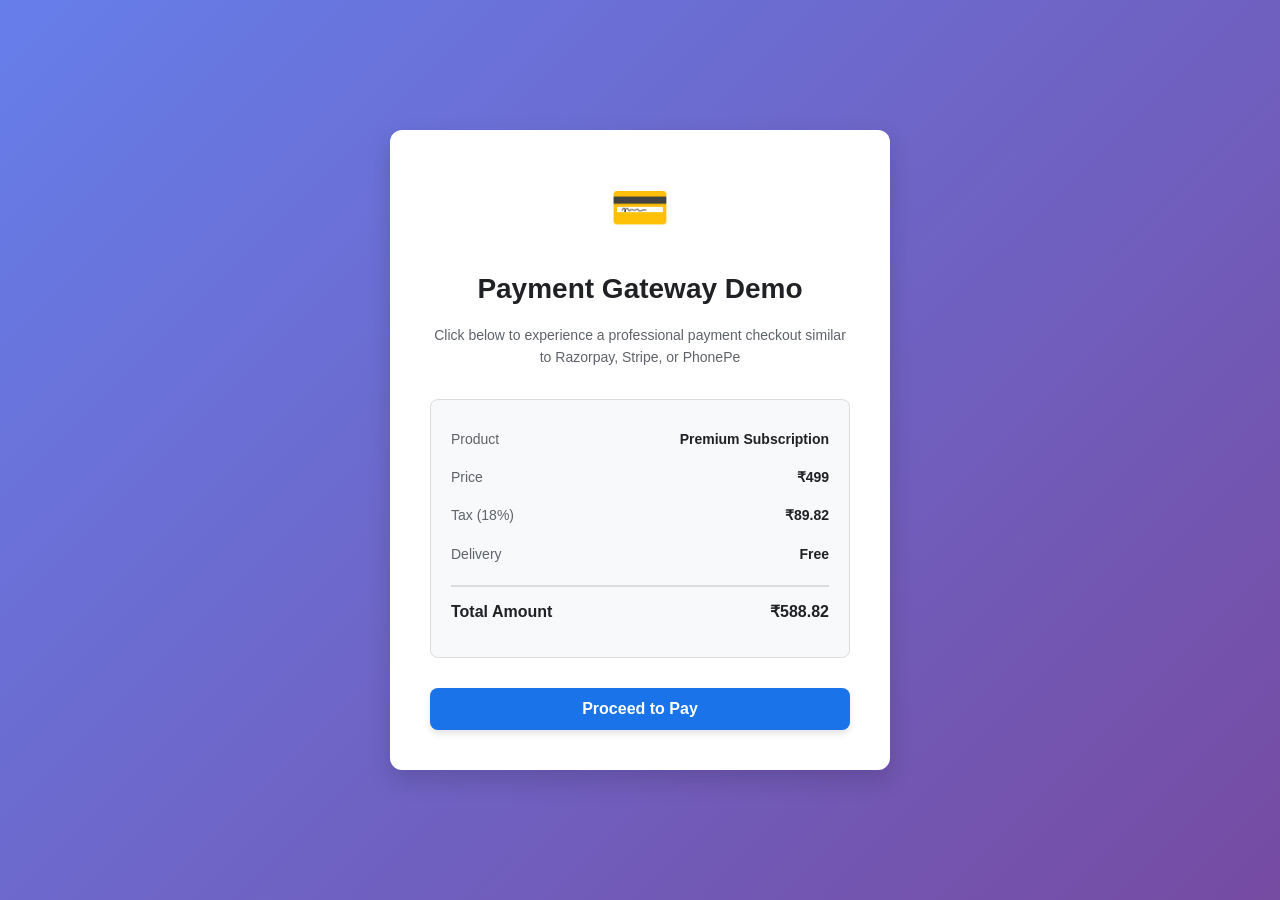
<file: poyment gateway/index.html>
<!DOCTYPE html>
<html lang="en">
<head>
    <meta charset="UTF-8">
    <meta name="viewport" content="width=device-width, initial-scale=1.0">
    <title>Payment Gateway - Professional Checkout</title>
    
    <!-- CSS Files -->
    <link rel="stylesheet" href="css/style.css">
    <link rel="stylesheet" href="css/modal.css">
    <link rel="stylesheet" href="css/animation.css">
    
    <!-- Favicon -->
    <link rel="icon" type="image/svg+xml" href="data:image/svg+xml,<svg xmlns='http://www.w3.org/2000/svg' viewBox='0 0 100 100'><text y='.9em' font-size='90'>💳</text></svg>">
</head>
<body>
    <!-- Demo Page -->
    <div class="demo-container">
        <div class="demo-content">
            <div class="demo-logo">💳</div>
            <h1>Payment Gateway Demo</h1>
            <p>Click below to experience a professional payment checkout similar to Razorpay, Stripe, or PhonePe</p>
            
            <div class="order-summary">
                <div class="order-item">
                    <span>Product</span>
                    <strong>Premium Subscription</strong>
                </div>
                <div class="order-item">
                    <span>Price</span>
                    <strong>₹499</strong>
                </div>
                <div class="order-item">
                    <span>Tax (18%)</span>
                    <strong>₹89.82</strong>
                </div>
                <div class="order-item">
                    <span>Delivery</span>
                    <strong>Free</strong>
                </div>
                <div class="order-total">
                    <span>Total Amount</span>
                    <strong>₹588.82</strong>
                </div>
            </div>

            <button id="proceedBtn" class="proceed-btn">Proceed to Pay</button>
        </div>
    </div>

    <!-- Payment Gateway Modal (Hidden by default) -->
    <div id="paymentModal" class="payment-modal hidden">
        <!-- Overlay -->
        <div class="modal-overlay"></div>

        <!-- Modal Content -->
        <div class="modal-content">
            <!-- Header -->
            <div class="modal-header">
                <div class="merchant-info">
                    <h2 id="merchantName">TasteTrial</h2>
                </div>
                <button class="close-btn" id="closeBtn">
                    <svg width="24" height="24" viewBox="0 0 24 24" fill="none" stroke="currentColor" stroke-width="2">
                        <line x1="18" y1="6" x2="6" y2="18"></line>
                        <line x1="6" y1="6" x2="18" y2="18"></line>
                    </svg>
                </button>
            </div>

            <!-- Order Details -->
            <div class="order-details">
                <div class="detail-row">
                    <span>Order ID:</span>
                    <strong id="orderId">ORD-XXXX</strong>
                </div>
                <div class="detail-row">
                    <span>Customer:</span>
                    <strong id="customerName">Loading...</strong>
                </div>
                <div class="detail-row">
                    <span>Amount:</span>
                    <strong id="totalAmount">₹0</strong>
                </div>
            </div>

            <!-- Payment Tabs -->
            <div class="payment-tabs">
                <button class="tab-btn active" data-tab="upi">
                    <span class="tab-icon">📱</span> UPI
                </button>
                <button class="tab-btn" data-tab="card">
                    <span class="tab-icon">💳</span> Card
                </button>
                <button class="tab-btn" data-tab="wallet">
                    <span class="tab-icon">👛</span> Wallet
                </button>
                <button class="tab-btn" data-tab="netbanking">
                    <span class="tab-icon">🏦</span> Net Banking
                </button>
                <button class="tab-btn" data-tab="cod">
                    <span class="tab-icon">📦</span> Cash on Delivery
                </button>
            </div>

            <!-- Tab Contents -->
            <div class="tab-content">
                <!-- UPI Tab -->
                <div id="upi" class="tab-pane active">
                    <h3>Select UPI App</h3>
                    <div class="upi-apps">
                        <button class="upi-app" data-upi="googlepay">
                            <img src="data:image/svg+xml,%3Csvg xmlns='http://www.w3.org/2000/svg' viewBox='0 0 100 100'%3E%3Crect width='100' height='100' fill='%234285F4'/%3E%3Ctext x='50' y='60' font-size='40' fill='white' text-anchor='middle'%3EG%3C/text%3E%3C/svg%3E" alt="Google Pay" class="upi-logo">
                            Google Pay
                        </button>
                        <button class="upi-app" data-upi="phonepe">
                            <img src="data:image/svg+xml,%3Csvg xmlns='http://www.w3.org/2000/svg' viewBox='0 0 100 100'%3E%3Crect width='100' height='100' fill='%235267FA'/%3E%3Ctext x='50' y='60' font-size='40' fill='white' text-anchor='middle'%3EP%3C/text%3E%3C/svg%3E" alt="PhonePe" class="upi-logo">
                            PhonePe
                        </button>
                        <button class="upi-app" data-upi="paytm">
                            <img src="data:image/svg+xml,%3Csvg xmlns='http://www.w3.org/2000/svg' viewBox='0 0 100 100'%3E%3Crect width='100' height='100' fill='%230073E6'/%3E%3Ctext x='50' y='60' font-size='40' fill='white' text-anchor='middle'%3EP%3C/text%3E%3C/svg%3E" alt="Paytm" class="upi-logo">
                            Paytm
                        </button>
                        <button class="upi-app" data-upi="bhim">
                            <img src="data:image/svg+xml,%3Csvg xmlns='http://www.w3.org/2000/svg' viewBox='0 0 100 100'%3E%3Crect width='100' height='100' fill='%238B5CF6'/%3E%3Ctext x='50' y='60' font-size='40' fill='white' text-anchor='middle'%3EB%3C/text%3E%3C/svg%3E" alt="BHIM" class="upi-logo">
                            BHIM
                        </button>
                        <button class="upi-app" data-upi="amazon">
                            <img src="data:image/svg+xml,%3Csvg xmlns='http://www.w3.org/2000/svg' viewBox='0 0 100 100'%3E%3Crect width='100' height='100' fill='%23FF9500'/%3E%3Ctext x='50' y='60' font-size='40' fill='white' text-anchor='middle'%3EA%3C/text%3E%3C/svg%3E" alt="Amazon Pay" class="upi-logo">
                            Amazon Pay
                        </button>
                    </div>

                    <div class="form-group">
                        <label>Enter UPI ID</label>
                        <input type="text" id="upiId" class="form-input" placeholder="abc@oksbi">
                        <small>Example: abc@ybl, abc@paytm, abc@oksbi</small>
                    </div>

                    <div class="button-group">
                        <button id="verifyUpiBtn" class="btn btn-secondary">Verify UPI</button>
                        <button id="upiPayBtn" class="btn btn-primary">Pay Now</button>
                    </div>

                    <div id="upiVerification" class="verification-status hidden">
                        <div class="verification-check">✓</div>
                        <p id="upiVerifyMsg">Verified Successfully</p>
                    </div>
                </div>

                <!-- Card Tab -->
                <div id="card" class="tab-pane">
                    <div class="card-preview">
                        <div class="card-display">
                            <div class="card-chip">
                                <svg width="48" height="48" viewBox="0 0 48 48" fill="none">
                                    <rect width="48" height="48" rx="4" fill="#FFB81C"/>
                                    <circle cx="15" cy="16" r="6" fill="#FF5F00"/>
                                    <circle cx="33" cy="16" r="6" fill="#EB001B"/>
                                </svg>
                            </div>
                            <div class="card-number" id="cardNumberDisplay">•••• •••• •••• ••••</div>
                            <div class="card-holder" id="cardHolderDisplay">CARDHOLDER NAME</div>
                            <div class="card-expiry" id="cardExpiryDisplay">MM/YY</div>
                            <div class="card-icon" id="cardIconDisplay">💳</div>
                        </div>
                    </div>

                    <div class="form-group">
                        <label>Card Number</label>
                        <input type="text" id="cardNumber" class="form-input" placeholder="1234 5678 9012 3456" maxlength="19">
                    </div>

                    <div class="form-group">
                        <label>Cardholder Name</label>
                        <input type="text" id="cardHolder" class="form-input" placeholder="Your Name">
                    </div>

                    <div class="form-row">
                        <div class="form-group">
                            <label>Expiry Date</label>
                            <input type="text" id="cardExpiry" class="form-input" placeholder="MM/YY" maxlength="5">
                        </div>
                        <div class="form-group">
                            <label>CVV</label>
                            <input type="text" id="cardCvv" class="form-input" placeholder="123" maxlength="3">
                        </div>
                    </div>

                    <button id="cardPayBtn" class="btn btn-primary">Pay Now</button>
                </div>

                <!-- Wallet Tab -->
                <div id="wallet" class="tab-pane">
                    <h3>Choose Wallet</h3>
                    <div class="wallet-options">
                        <button class="wallet-option" data-wallet="paytm">
                            <div class="wallet-icon">👛</div>
                            <div class="wallet-name">Paytm Wallet</div>
                        </button>
                        <button class="wallet-option" data-wallet="amazon">
                            <div class="wallet-icon">🛒</div>
                            <div class="wallet-name">Amazon Pay</div>
                        </button>
                        <button class="wallet-option" data-wallet="mobikwik">
                            <div class="wallet-icon">💰</div>
                            <div class="wallet-name">Mobikwik</div>
                        </button>
                        <button class="wallet-option" data-wallet="freecharge">
                            <div class="wallet-icon">⚡</div>
                            <div class="wallet-name">Freecharge</div>
                        </button>
                    </div>
                </div>

                <!-- Net Banking Tab -->
                <div id="netbanking" class="tab-pane">
                    <h3>Select Bank</h3>
                    <div class="form-group">
                        <select id="bankSelect" class="form-input">
                            <option value="">Choose Your Bank</option>
                            <option value="sbi">State Bank of India (SBI)</option>
                            <option value="hdfc">HDFC Bank</option>
                            <option value="icici">ICICI Bank</option>
                            <option value="axis">Axis Bank</option>
                            <option value="pnb">Punjab National Bank (PNB)</option>
                            <option value="canara">Canara Bank</option>
                            <option value="bob">Bank of Baroda (BOB)</option>
                        </select>
                    </div>
                    <button id="netbankingBtn" class="btn btn-primary">Continue</button>
                </div>

                <!-- Cash on Delivery Tab -->
                <div id="cod" class="tab-pane">
                    <div class="cod-message">
                        <div class="cod-icon">📦</div>
                        <h3>Cash on Delivery</h3>
                        <p>You will pay upon delivery</p>
                        <p class="cod-note">Amount: <strong id="codAmount">₹0</strong></p>
                    </div>
                    <button id="codBtn" class="btn btn-primary">Confirm Order</button>
                </div>
            </div>

            <!-- Security Footer -->
            <div class="security-footer">
                <span class="security-icon">🔒</span>
                <span>Secure payment powered by Payment Gateway</span>
            </div>
        </div>
    </div>

    <!-- Payment Processing Modal -->
    <div id="processingModal" class="payment-modal hidden">
        <div class="modal-overlay"></div>
        <div class="processing-content">
            <div class="spinner">
                <div class="spinner-ring"></div>
            </div>
            <h3>Processing Payment</h3>
            <div class="processing-steps">
                <div class="step active">
                    <span class="step-icon">...</span>
                    <span class="step-text">Connecting to Bank</span>
                </div>
                <div class="step">
                    <span class="step-icon">...</span>
                    <span class="step-text">Authenticating</span>
                </div>
                <div class="step">
                    <span class="step-icon">...</span>
                    <span class="step-text">Processing Payment</span>
                </div>
                <div class="step">
                    <span class="step-icon">...</span>
                    <span class="step-text">Verifying</span>
                </div>
            </div>
        </div>
    </div>

    <!-- Success Modal -->
    <div id="successModal" class="payment-modal hidden">
        <div class="modal-overlay"></div>
        <div class="success-content">
            <div class="success-icon">
                <svg viewBox="0 0 24 24" fill="none" stroke="currentColor" stroke-width="2">
                    <polyline points="20 6 9 17 4 12"></polyline>
                </svg>
            </div>
            <h2>Payment Successful</h2>
            <p>Transaction Successful</p>

            <div class="receipt-details">
                <div class="receipt-row">
                    <span>Transaction ID:</span>
                    <strong id="txnId">TXN-XXXX</strong>
                </div>
                <div class="receipt-row">
                    <span>Order ID:</span>
                    <strong id="successOrderId">ORD-XXXX</strong>
                </div>
                <div class="receipt-row">
                    <span>Amount Paid:</span>
                    <strong id="successAmount">₹0</strong>
                </div>
                <div class="receipt-row">
                    <span>Date:</span>
                    <strong id="successDate">--</strong>
                </div>
                <div class="receipt-row">
                    <span>Time:</span>
                    <strong id="successTime">--:--</strong>
                </div>
            </div>

            <div class="button-group">
                <button id="downloadReceiptBtn" class="btn btn-secondary">Download Receipt</button>
                <button id="continueShoppingBtn" class="btn btn-primary">Continue Shopping</button>
            </div>
        </div>
    </div>

    <!-- Failure Modal -->
    <div id="failureModal" class="payment-modal hidden">
        <div class="modal-overlay"></div>
        <div class="failure-content">
            <div class="failure-icon">
                <svg viewBox="0 0 24 24" fill="none" stroke="currentColor" stroke-width="2">
                    <circle cx="12" cy="12" r="10"></circle>
                    <line x1="15" y1="9" x2="9" y2="15"></line>
                    <line x1="9" y1="9" x2="15" y2="15"></line>
                </svg>
            </div>
            <h2>Payment Failed</h2>
            <p>Transaction Unsuccessful</p>

            <div class="failure-reason">
                <strong>Reason:</strong>
                <p id="failureReason">Network Error</p>
            </div>

            <div class="button-group">
                <button id="retryPaymentBtn" class="btn btn-primary">Retry Payment</button>
                <button id="cancelPaymentBtn" class="btn btn-secondary">Cancel</button>
            </div>
        </div>
    </div>

    <!-- Toast Notifications -->
    <div id="toastContainer" class="toast-container"></div>

    <!-- JavaScript Files -->
    <script src="js/ui.js"></script>
    <script src="js/validation.js"></script>
    <script src="js/receipt.js"></script>
    <script src="js/payment.js"></script>
    <script src="js/app.js"></script>
</body>
</html>
</file>
<file: poyment gateway/css/style.css>
/* ============================================
   PAYMENT GATEWAY - MAIN STYLES
   ============================================ */

* {
    margin: 0;
    padding: 0;
    box-sizing: border-box;
}

:root {
    --primary-color: #1a73e8;
    --primary-dark: #1557b0;
    --success-color: #34a853;
    --danger-color: #ea4335;
    --warning-color: #fbbc04;
    --text-primary: #202124;
    --text-secondary: #5f6368;
    --border-color: #dadce0;
    --bg-light: #f8f9fa;
    --bg-white: #ffffff;
    --shadow-sm: 0 1px 2px rgba(0, 0, 0, 0.05);
    --shadow-md: 0 4px 6px rgba(0, 0, 0, 0.1);
    --shadow-lg: 0 10px 25px rgba(0, 0, 0, 0.15);
    --transition: all 0.3s ease;
}

body {
    font-family: -apple-system, BlinkMacSystemFont, 'Segoe UI', Roboto, 'Helvetica Neue', Arial, sans-serif;
    background-color: #f5f5f5;
    color: var(--text-primary);
    line-height: 1.6;
}

/* ============================================
   DEMO PAGE STYLES
   ============================================ */

.demo-container {
    min-height: 100vh;
    display: flex;
    align-items: center;
    justify-content: center;
    padding: 20px;
    background: linear-gradient(135deg, #667eea 0%, #764ba2 100%);
}

.demo-content {
    background: var(--bg-white);
    border-radius: 12px;
    padding: 40px;
    box-shadow: var(--shadow-lg);
    max-width: 500px;
    width: 100%;
    text-align: center;
}

.demo-logo {
    font-size: 48px;
    margin-bottom: 20px;
}

.demo-content h1 {
    font-size: 28px;
    margin-bottom: 12px;
    color: var(--text-primary);
}

.demo-content p {
    color: var(--text-secondary);
    margin-bottom: 30px;
    font-size: 14px;
}

.order-summary {
    background: var(--bg-light);
    border-radius: 8px;
    padding: 20px;
    margin-bottom: 30px;
    border: 1px solid var(--border-color);
}

.order-item {
    display: flex;
    justify-content: space-between;
    padding: 8px 0;
    font-size: 14px;
    color: var(--text-secondary);
}

.order-item strong {
    color: var(--text-primary);
    font-weight: 600;
}

.order-total {
    display: flex;
    justify-content: space-between;
    padding: 12px 0;
    margin-top: 12px;
    padding-top: 12px;
    border-top: 2px solid var(--border-color);
    font-weight: 600;
    color: var(--text-primary);
}

.proceed-btn {
    width: 100%;
    padding: 12px 24px;
    font-size: 16px;
    font-weight: 600;
    color: white;
    background: var(--primary-color);
    border: none;
    border-radius: 8px;
    cursor: pointer;
    transition: var(--transition);
    box-shadow: var(--shadow-md);
}

.proceed-btn:hover {
    background: var(--primary-dark);
    transform: translateY(-2px);
    box-shadow: var(--shadow-lg);
}

.proceed-btn:active {
    transform: translateY(0);
}

/* ============================================
   FORM ELEMENTS
   ============================================ */

.form-group {
    margin-bottom: 16px;
}

.form-group label {
    display: block;
    margin-bottom: 6px;
    font-size: 14px;
    font-weight: 500;
    color: var(--text-primary);
}

.form-input,
.form-input select {
    width: 100%;
    padding: 10px 12px;
    font-size: 14px;
    border: 1px solid var(--border-color);
    border-radius: 6px;
    background: white;
    color: var(--text-primary);
    transition: var(--transition);
    font-family: inherit;
}

.form-input:focus,
.form-input select:focus {
    outline: none;
    border-color: var(--primary-color);
    box-shadow: 0 0 0 3px rgba(26, 115, 232, 0.1);
}

.form-input::placeholder {
    color: var(--text-secondary);
}

.form-row {
    display: grid;
    grid-template-columns: 1fr 1fr;
    gap: 12px;
}

.form-group small {
    display: block;
    margin-top: 4px;
    color: var(--text-secondary);
    font-size: 12px;
}

/* ============================================
   BUTTONS
   ============================================ */

.btn {
    padding: 12px 24px;
    font-size: 14px;
    font-weight: 600;
    border: none;
    border-radius: 6px;
    cursor: pointer;
    transition: var(--transition);
    display: inline-block;
    text-align: center;
    font-family: inherit;
}

.btn-primary {
    background: var(--primary-color);
    color: white;
    box-shadow: var(--shadow-sm);
}

.btn-primary:hover {
    background: var(--primary-dark);
    box-shadow: var(--shadow-md);
    transform: translateY(-2px);
}

.btn-primary:active {
    transform: translateY(0);
}

.btn-primary:disabled {
    background: #ccc;
    cursor: not-allowed;
    transform: none;
}

.btn-secondary {
    background: var(--bg-light);
    color: var(--text-primary);
    border: 1px solid var(--border-color);
}

.btn-secondary:hover {
    background: white;
    border-color: var(--primary-color);
    color: var(--primary-color);
}

.button-group {
    display: grid;
    grid-template-columns: 1fr 1fr;
    gap: 12px;
    margin-top: 20px;
}

.button-group .btn {
    width: 100%;
}

/* ============================================
   RESPONSIVE DESIGN
   ============================================ */

@media (max-width: 768px) {
    .demo-content {
        padding: 24px;
    }

    .demo-content h1 {
        font-size: 22px;
    }

    .order-summary {
        padding: 16px;
    }

    .form-row {
        grid-template-columns: 1fr;
    }

    .button-group {
        grid-template-columns: 1fr;
    }
}

@media (max-width: 480px) {
    .demo-container {
        padding: 12px;
    }

    .demo-content {
        padding: 20px;
        border-radius: 8px;
    }

    .demo-logo {
        font-size: 36px;
    }

    .demo-content h1 {
        font-size: 18px;
    }

    .order-item {
        font-size: 12px;
    }

    .proceed-btn {
        padding: 10px 20px;
        font-size: 14px;
    }
}
</file>
<file: poyment gateway/css/modal.css>
/* ============================================
   PAYMENT GATEWAY - MODAL STYLES
   ============================================ */

.payment-modal {
    position: fixed;
    top: 0;
    left: 0;
    right: 0;
    bottom: 0;
    z-index: 1000;
    display: flex;
    align-items: center;
    justify-content: center;
    padding: 20px;
}

.payment-modal.hidden {
    display: none;
}

.modal-overlay {
    position: absolute;
    top: 0;
    left: 0;
    right: 0;
    bottom: 0;
    background: rgba(0, 0, 0, 0.5);
    z-index: -1;
}

/* ============================================
   MODAL CONTENT
   ============================================ */

.modal-content {
    background: white;
    border-radius: 12px;
    width: 100%;
    max-width: 500px;
    box-shadow: var(--shadow-lg);
    max-height: 90vh;
    overflow-y: auto;
    animation: slideUp 0.3s ease;
}

.modal-header {
    display: flex;
    justify-content: space-between;
    align-items: center;
    padding: 20px;
    border-bottom: 1px solid var(--border-color);
}

.merchant-info h2 {
    font-size: 18px;
    color: var(--text-primary);
    margin: 0;
}

.close-btn {
    background: none;
    border: none;
    color: var(--text-secondary);
    cursor: pointer;
    padding: 4px;
    display: flex;
    align-items: center;
    justify-content: center;
    transition: var(--transition);
    border-radius: 4px;
}

.close-btn:hover {
    background: var(--bg-light);
    color: var(--text-primary);
}

/* ============================================
   ORDER DETAILS
   ============================================ */

.order-details {
    padding: 16px 20px;
    background: var(--bg-light);
    margin: 0;
    border-bottom: 1px solid var(--border-color);
}

.detail-row {
    display: flex;
    justify-content: space-between;
    padding: 6px 0;
    font-size: 13px;
    color: var(--text-secondary);
}

.detail-row strong {
    color: var(--text-primary);
    font-weight: 600;
}

/* ============================================
   PAYMENT TABS
   ============================================ */

.payment-tabs {
    display: flex;
    gap: 4px;
    padding: 12px 20px;
    border-bottom: 1px solid var(--border-color);
    overflow-x: auto;
    -webkit-overflow-scrolling: touch;
}

.tab-btn {
    flex: 1;
    min-width: 80px;
    padding: 10px 12px;
    background: transparent;
    border: 1px solid var(--border-color);
    border-radius: 6px;
    cursor: pointer;
    font-size: 12px;
    font-weight: 500;
    color: var(--text-secondary);
    transition: var(--transition);
    display: flex;
    flex-direction: column;
    align-items: center;
    gap: 4px;
}

.tab-btn:hover {
    border-color: var(--primary-color);
    color: var(--primary-color);
}

.tab-btn.active {
    background: var(--primary-color);
    border-color: var(--primary-color);
    color: white;
}

.tab-icon {
    font-size: 16px;
}

/* ============================================
   TAB CONTENT
   ============================================ */

.tab-content {
    padding: 20px;
}

.tab-pane {
    display: none;
}

.tab-pane.active {
    display: block;
    animation: fadeIn 0.3s ease;
}

.tab-pane h3 {
    font-size: 16px;
    margin-bottom: 16px;
    color: var(--text-primary);
}

/* ============================================
   UPI SECTION
   ============================================ */

.upi-apps {
    display: grid;
    grid-template-columns: repeat(3, 1fr);
    gap: 12px;
    margin-bottom: 20px;
}

.upi-app {
    display: flex;
    flex-direction: column;
    align-items: center;
    gap: 8px;
    padding: 12px;
    border: 1px solid var(--border-color);
    border-radius: 8px;
    background: white;
    cursor: pointer;
    transition: var(--transition);
    font-size: 12px;
    color: var(--text-primary);
}

.upi-app:hover {
    border-color: var(--primary-color);
    box-shadow: var(--shadow-sm);
}

.upi-app.active {
    border-color: var(--primary-color);
    background: rgba(26, 115, 232, 0.05);
}

.upi-logo {
    width: 40px;
    height: 40px;
    border-radius: 6px;
}

.verification-status {
    display: flex;
    flex-direction: column;
    align-items: center;
    gap: 12px;
    padding: 16px;
    background: #f0f7ff;
    border: 1px solid #cce5ff;
    border-radius: 8px;
    margin-top: 12px;
}

.verification-status.hidden {
    display: none;
}

.verification-check {
    font-size: 32px;
    color: var(--success-color);
}

.verification-status p {
    color: var(--success-color);
    font-weight: 500;
    margin: 0;
}

/* ============================================
   CARD SECTION
   ============================================ */

.card-preview {
    display: flex;
    justify-content: center;
    margin-bottom: 20px;
}

.card-display {
    width: 100%;
    max-width: 350px;
    height: 220px;
    background: linear-gradient(135deg, #667eea 0%, #764ba2 100%);
    border-radius: 12px;
    padding: 20px;
    color: white;
    display: flex;
    flex-direction: column;
    justify-content: space-between;
    box-shadow: var(--shadow-lg);
    position: relative;
    overflow: hidden;
}

.card-display::before {
    content: '';
    position: absolute;
    top: -50%;
    right: -20%;
    width: 300px;
    height: 300px;
    background: rgba(255, 255, 255, 0.1);
    border-radius: 50%;
}

.card-chip {
    width: 50px;
}

.card-chip svg {
    width: 100%;
    height: auto;
}

.card-number {
    font-size: 22px;
    letter-spacing: 2px;
    font-weight: 600;
}

.card-holder {
    font-size: 12px;
    text-transform: uppercase;
    letter-spacing: 1px;
}

.card-footer {
    display: flex;
    justify-content: space-between;
    align-items: flex-end;
}

.card-expiry {
    font-size: 14px;
}

.card-icon {
    font-size: 32px;
    position: absolute;
    bottom: 20px;
    right: 20px;
}

/* ============================================
   WALLET SECTION
   ============================================ */

.wallet-options {
    display: grid;
    grid-template-columns: repeat(2, 1fr);
    gap: 12px;
    margin-bottom: 20px;
}

.wallet-option {
    display: flex;
    flex-direction: column;
    align-items: center;
    gap: 8px;
    padding: 16px 12px;
    border: 1px solid var(--border-color);
    border-radius: 8px;
    background: white;
    cursor: pointer;
    transition: var(--transition);
}

.wallet-option:hover {
    border-color: var(--primary-color);
    box-shadow: var(--shadow-sm);
    background: rgba(26, 115, 232, 0.02);
}

.wallet-icon {
    font-size: 28px;
}

.wallet-name {
    font-size: 12px;
    color: var(--text-primary);
    text-align: center;
}

/* ============================================
   COD SECTION
   ============================================ */

.cod-message {
    text-align: center;
    padding: 30px 20px;
}

.cod-icon {
    font-size: 48px;
    display: block;
    margin-bottom: 12px;
}

.cod-message h3 {
    margin: 0 0 8px 0;
}

.cod-message p {
    color: var(--text-secondary);
    margin: 8px 0;
}

.cod-note {
    font-weight: 600;
    color: var(--text-primary) !important;
    margin-top: 16px !important;
}

/* ============================================
   SECURITY FOOTER
   ============================================ */

.security-footer {
    display: flex;
    align-items: center;
    justify-content: center;
    gap: 8px;
    padding: 12px 20px;
    border-top: 1px solid var(--border-color);
    color: var(--text-secondary);
    font-size: 12px;
    background: var(--bg-light);
}

.security-icon {
    font-size: 14px;
}

/* ============================================
   PROCESSING MODAL
   ============================================ */

.processing-content {
    background: white;
    border-radius: 12px;
    padding: 40px 30px;
    text-align: center;
    box-shadow: var(--shadow-lg);
    max-width: 400px;
    width: 100%;
}

.processing-content h3 {
    margin: 20px 0 24px 0;
    font-size: 18px;
    color: var(--text-primary);
}

.processing-steps {
    display: flex;
    flex-direction: column;
    gap: 12px;
}

.step {
    display: flex;
    align-items: center;
    gap: 12px;
    font-size: 14px;
    color: var(--text-secondary);
}

.step.active .step-icon {
    animation: spin 1s linear infinite;
    color: var(--primary-color);
}

.step-icon {
    width: 20px;
    text-align: center;
    font-weight: bold;
}

/* ============================================
   SUCCESS MODAL
   ============================================ */

.success-content {
    background: white;
    border-radius: 12px;
    padding: 40px 30px;
    text-align: center;
    box-shadow: var(--shadow-lg);
    max-width: 400px;
    width: 100%;
}

.success-icon {
    width: 80px;
    height: 80px;
    background: var(--success-color);
    border-radius: 50%;
    display: flex;
    align-items: center;
    justify-content: center;
    margin: 0 auto 20px;
    color: white;
    font-size: 40px;
}

.success-icon svg {
    width: 100%;
    height: 100%;
    padding: 15px;
}

.success-content h2 {
    font-size: 22px;
    color: var(--text-primary);
    margin: 0 0 8px 0;
}

.success-content > p {
    color: var(--text-secondary);
    margin: 0 0 20px 0;
}

/* ============================================
   FAILURE MODAL
   ============================================ */

.failure-content {
    background: white;
    border-radius: 12px;
    padding: 40px 30px;
    text-align: center;
    box-shadow: var(--shadow-lg);
    max-width: 400px;
    width: 100%;
}

.failure-icon {
    width: 80px;
    height: 80px;
    background: #ffebee;
    border-radius: 50%;
    display: flex;
    align-items: center;
    justify-content: center;
    margin: 0 auto 20px;
    color: var(--danger-color);
    font-size: 40px;
}

.failure-icon svg {
    width: 100%;
    height: 100%;
    padding: 15px;
}

.failure-content h2 {
    font-size: 22px;
    color: var(--text-primary);
    margin: 0 0 8px 0;
}

.failure-content > p {
    color: var(--text-secondary);
    margin: 0 0 20px 0;
}

.failure-reason {
    background: var(--bg-light);
    padding: 16px;
    border-radius: 8px;
    margin-bottom: 20px;
    text-align: left;
}

.failure-reason strong {
    display: block;
    color: var(--text-primary);
    margin-bottom: 8px;
}

.failure-reason p {
    margin: 0;
    color: var(--danger-color);
    font-weight: 500;
}

/* ============================================
   RECEIPT DETAILS
   ============================================ */

.receipt-details {
    background: var(--bg-light);
    border-radius: 8px;
    padding: 16px;
    margin: 20px 0;
    text-align: left;
}

.receipt-row {
    display: flex;
    justify-content: space-between;
    padding: 8px 0;
    border-bottom: 1px solid var(--border-color);
    font-size: 13px;
    color: var(--text-secondary);
}

.receipt-row:last-child {
    border-bottom: none;
}

.receipt-row strong {
    color: var(--text-primary);
    font-weight: 600;
}

/* ============================================
   TOAST NOTIFICATIONS
   ============================================ */

.toast-container {
    position: fixed;
    top: 20px;
    right: 20px;
    z-index: 2000;
    pointer-events: none;
}

.toast {
    background: white;
    border-left: 4px solid var(--primary-color);
    border-radius: 6px;
    padding: 16px;
    margin-bottom: 12px;
    box-shadow: var(--shadow-lg);
    min-width: 300px;
    animation: slideInRight 0.3s ease;
    pointer-events: all;
}

.toast.success {
    border-left-color: var(--success-color);
}

.toast.error {
    border-left-color: var(--danger-color);
}

.toast.warning {
    border-left-color: var(--warning-color);
}

.toast-message {
    color: var(--text-primary);
    font-size: 14px;
    font-weight: 500;
}

/* ============================================
   RESPONSIVE DESIGN
   ============================================ */

@media (max-width: 600px) {
    .payment-tabs {
        padding: 12px 12px;
        gap: 4px;
    }

    .tab-btn {
        padding: 8px 10px;
        font-size: 11px;
        min-width: 70px;
    }

    .tab-content {
        padding: 16px;
    }

    .upi-apps {
        grid-template-columns: repeat(2, 1fr);
    }

    .wallet-options {
        grid-template-columns: 1fr;
    }

    .card-display {
        max-width: 100%;
        height: 180px;
    }

    .form-row {
        grid-template-columns: 1fr;
    }

    .modal-content {
        max-width: 100%;
        border-radius: 12px 12px 0 0;
        max-height: 100vh;
    }

    .processing-content,
    .success-content,
    .failure-content {
        max-width: 100%;
    }

    .toast-container {
        left: 20px;
        right: 20px;
    }

    .toast {
        min-width: auto;
    }
}

@media (max-width: 480px) {
    .modal-header {
        padding: 16px;
    }

    .order-details {
        padding: 12px 16px;
    }

    .tab-content {
        padding: 12px;
    }

    .payment-tabs {
        padding: 8px;
    }

    .button-group {
        grid-template-columns: 1fr;
    }
}
</file>
<file: poyment gateway/css/animation.css>
/* ============================================
   PAYMENT GATEWAY - ANIMATIONS
   ============================================ */

/* ============================================
   FADE ANIMATIONS
   ============================================ */

@keyframes fadeIn {
    from {
        opacity: 0;
    }
    to {
        opacity: 1;
    }
}

@keyframes fadeOut {
    from {
        opacity: 1;
    }
    to {
        opacity: 0;
    }
}

/* ============================================
   SLIDE ANIMATIONS
   ============================================ */

@keyframes slideUp {
    from {
        opacity: 0;
        transform: translateY(30px);
    }
    to {
        opacity: 1;
        transform: translateY(0);
    }
}

@keyframes slideDown {
    from {
        opacity: 1;
        transform: translateY(0);
    }
    to {
        opacity: 0;
        transform: translateY(30px);
    }
}

@keyframes slideInRight {
    from {
        opacity: 0;
        transform: translateX(30px);
    }
    to {
        opacity: 1;
        transform: translateX(0);
    }
}

@keyframes slideOutRight {
    from {
        opacity: 1;
        transform: translateX(0);
    }
    to {
        opacity: 0;
        transform: translateX(30px);
    }
}

/* ============================================
   SCALE ANIMATIONS
   ============================================ */

@keyframes scaleIn {
    from {
        opacity: 0;
        transform: scale(0.95);
    }
    to {
        opacity: 1;
        transform: scale(1);
    }
}

@keyframes scaleOut {
    from {
        opacity: 1;
        transform: scale(1);
    }
    to {
        opacity: 0;
        transform: scale(0.95);
    }
}

/* ============================================
   SPINNER ANIMATIONS
   ============================================ */

@keyframes spin {
    from {
        transform: rotate(0deg);
    }
    to {
        transform: rotate(360deg);
    }
}

.spinner {
    display: flex;
    justify-content: center;
    margin-bottom: 20px;
}

.spinner-ring {
    width: 50px;
    height: 50px;
    border: 4px solid rgba(26, 115, 232, 0.1);
    border-top-color: var(--primary-color);
    border-radius: 50%;
    animation: spin 0.8s linear infinite;
}

/* ============================================
   SUCCESS TICK ANIMATION
   ============================================ */

@keyframes checkmark {
    0% {
        stroke-dashoffset: 50;
    }
    100% {
        stroke-dashoffset: 0;
    }
}

.success-icon svg {
    stroke-dasharray: 50;
    stroke-dashoffset: 50;
    animation: checkmark 0.8s ease-out forwards;
    animation-delay: 0.2s;
}

/* ============================================
   PROGRESS BAR ANIMATION
   ============================================ */

@keyframes progress {
    0% {
        width: 0;
    }
    100% {
        width: 100%;
    }
}

.progress-bar {
    height: 4px;
    background: var(--primary-color);
    animation: progress 1s ease-in-out;
}

/* ============================================
   BUTTON HOVER ANIMATIONS
   ============================================ */

@keyframes buttonHover {
    0% {
        box-shadow: 0 0 0 rgba(26, 115, 232, 0.3);
    }
    100% {
        box-shadow: 0 0 0 10px rgba(26, 115, 232, 0);
    }
}

.btn-primary:hover {
    animation: buttonHover 0.6s ease-out;
}

/* ============================================
   RIPPLE EFFECT ANIMATION
   ============================================ */

@keyframes ripple {
    to {
        transform: translate(-50%, -50%) scale(4);
        opacity: 0;
    }
}

/* ============================================
   CARD HOVER ANIMATION
   ============================================ */

@keyframes cardHover {
    0% {
        transform: translateY(0);
    }
    100% {
        transform: translateY(-5px);
    }
}

.upi-app:hover,
.wallet-option:hover,
.tab-btn:hover {
    animation: cardHover 0.3s ease-out forwards;
}

/* ============================================
   PULSE ANIMATION
   ============================================ */

@keyframes pulse {
    0% {
        opacity: 1;
    }
    50% {
        opacity: 0.6;
    }
    100% {
        opacity: 1;
    }
}

.loading {
    animation: pulse 1.5s ease-in-out infinite;
}

/* ============================================
   BOUNCE ANIMATION
   ============================================ */

@keyframes bounce {
    0%, 100% {
        transform: translateY(0);
    }
    50% {
        transform: translateY(-10px);
    }
}

/* ============================================
   SHAKE ANIMATION
   ============================================ */

@keyframes shake {
    0%, 100% {
        transform: translateX(0);
    }
    10%, 30%, 50%, 70%, 90% {
        transform: translateX(-5px);
    }
    20%, 40%, 60%, 80% {
        transform: translateX(5px);
    }
}

.shake {
    animation: shake 0.5s ease-in-out;
}

/* ============================================
   SLIDE IN FROM LEFT
   ============================================ */

@keyframes slideInLeft {
    from {
        opacity: 0;
        transform: translateX(-30px);
    }
    to {
        opacity: 1;
        transform: translateX(0);
    }
}

/* ============================================
   GLOW ANIMATION
   ============================================ */

@keyframes glow {
    0%, 100% {
        box-shadow: 0 0 5px rgba(26, 115, 232, 0.5);
    }
    50% {
        box-shadow: 0 0 20px rgba(26, 115, 232, 0.8);
    }
}

.glow {
    animation: glow 2s ease-in-out infinite;
}

/* ============================================
   FLIP ANIMATION
   ============================================ */

@keyframes flip {
    0% {
        transform: rotateY(0deg);
    }
    100% {
        transform: rotateY(360deg);
    }
}

/* ============================================
   STEP ANIMATION
   ============================================ */

@keyframes stepPulse {
    0% {
        transform: scale(1);
        opacity: 1;
    }
    50% {
        transform: scale(1.1);
        opacity: 0.7;
    }
    100% {
        transform: scale(1);
        opacity: 1;
    }
}

.step.active {
    animation: stepPulse 1s ease-in-out;
}

/* ============================================
   TOAST ANIMATIONS
   ============================================ */

@keyframes slideInRightFast {
    from {
        opacity: 0;
        transform: translateX(350px);
    }
    to {
        opacity: 1;
        transform: translateX(0);
    }
}

@keyframes slideOutRightFast {
    from {
        opacity: 1;
        transform: translateX(0);
    }
    to {
        opacity: 0;
        transform: translateX(350px);
    }
}

.toast {
    animation: slideInRight 0.3s ease forwards;
}

.toast.removing {
    animation: slideOutRight 0.3s ease forwards;
}

/* ============================================
   MODAL ANIMATIONS
   ============================================ */

.modal-content {
    animation: slideUp 0.3s ease;
}

.modal-overlay {
    animation: fadeIn 0.3s ease;
}

/* ============================================
   PROCESSING STEP TRANSITIONS
   ============================================ */

.step {
    transition: all 0.3s ease;
}

.step.completed {
    opacity: 0.6;
}

.step.completed .step-icon {
    animation: none;
    color: var(--success-color);
}

/* ============================================
   TRANSITION UTILITIES
   ============================================ */

.transition-smooth {
    transition: all 0.3s ease;
}

.transition-fast {
    transition: all 0.15s ease;
}

.transition-slow {
    transition: all 0.5s ease;
}

/* ============================================
   RESPONSIVE ANIMATIONS
   ============================================ */

@media (prefers-reduced-motion: reduce) {
    * {
        animation-duration: 0.01ms !important;
        animation-iteration-count: 1 !important;
        transition-duration: 0.01ms !important;
    }
}
</file>
